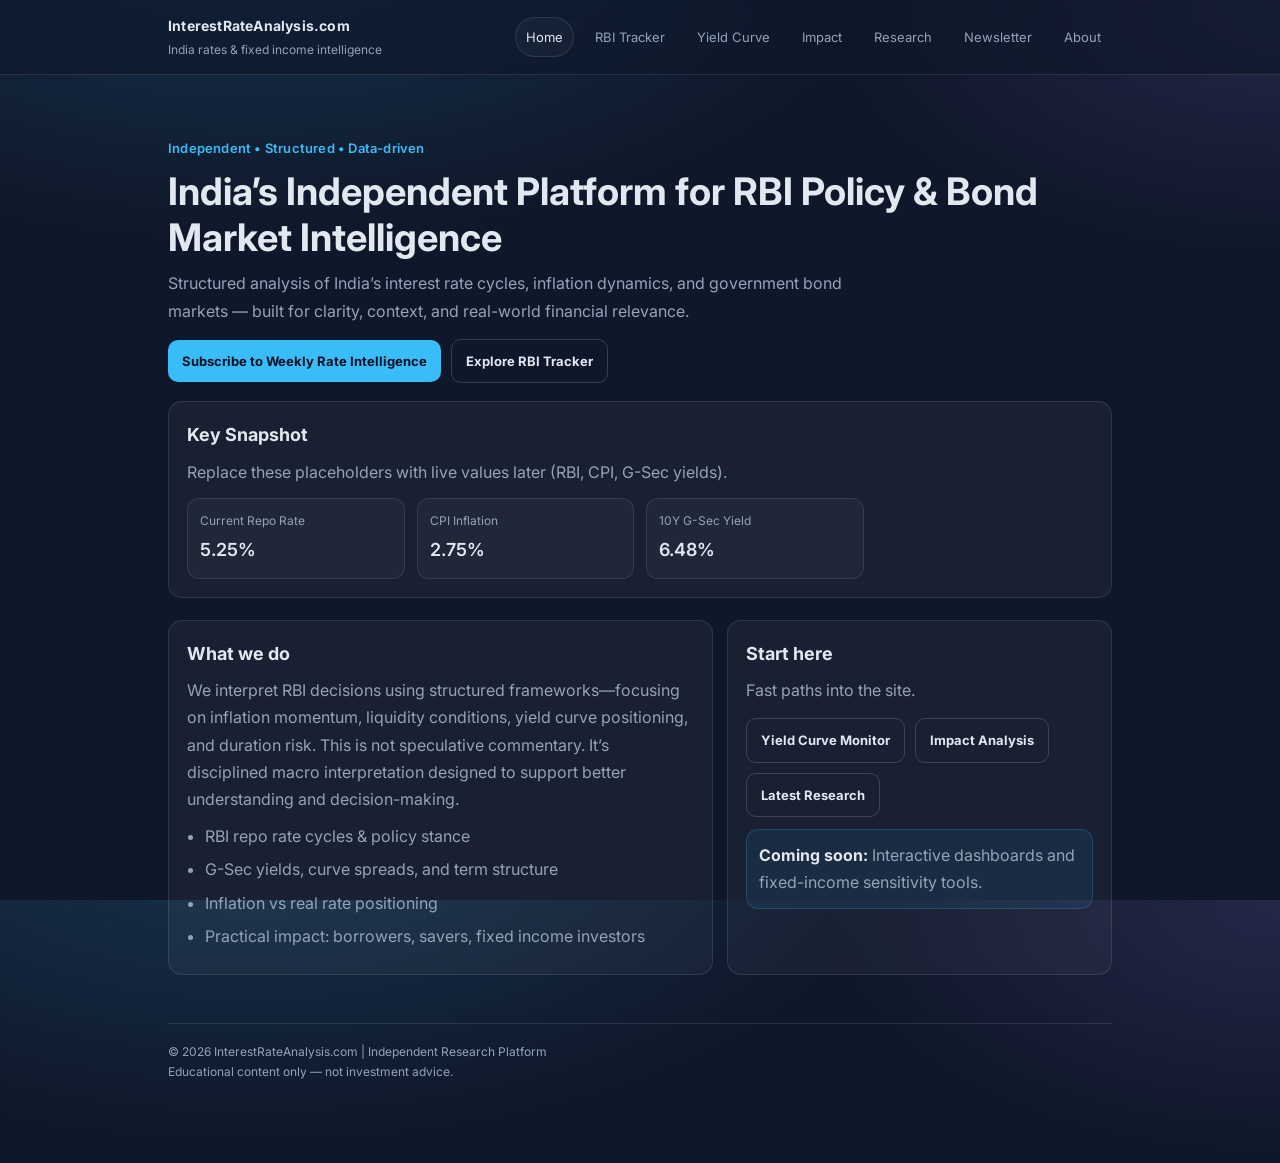
<file: index.html>
<!doctype html>
<html lang="en">
<head>
  <meta charset="utf-8"/>
  <meta name="viewport" content="width=device-width,initial-scale=1"/>
  <title>InterestRateAnalysis.com — India Rates & Bond Market Intelligence</title>
  <meta name="description" content="Data-driven analysis of India’s interest rate cycles, RBI policy, inflation dynamics, and government bond markets."/>
  <link rel="preconnect" href="https://fonts.googleapis.com">
  <link rel="preconnect" href="https://fonts.gstatic.com" crossorigin>
  <link href="https://fonts.googleapis.com/css2?family=Inter:wght@300;400;600;700&display=swap" rel="stylesheet">
  <link rel="stylesheet" href="styles.css"/>
</head>
<body>
  <header class="header">
    <div class="navwrap">
      <div class="brand">
        <strong>InterestRateAnalysis.com</strong>
        <span>India rates & fixed income intelligence</span>
      </div>
      <nav>
        <a class="active" href="index.html">Home</a>
        <a href="rbi-tracker.html">RBI Tracker</a>
        <a href="yield-curve.html">Yield Curve</a>
        <a href="impact.html">Impact</a>
        <a href="research.html">Research</a>
        <a href="newsletter.html">Newsletter</a>
        <a href="about.html">About</a>
      </nav>
    </div>
  </header>

  <main class="container">
    <section class="hero">
      <div class="kicker">Independent • Structured • Data-driven</div>
      <h1>India’s Independent Platform for RBI Policy & Bond Market Intelligence</h1>
      <p class="sub">
        Structured analysis of India’s interest rate cycles, inflation dynamics, and government bond markets —
        built for clarity, context, and real-world financial relevance.
      </p>
      <div class="cta">
        <a class="button" href="newsletter.html">Subscribe to Weekly Rate Intelligence</a>
        <a class="button secondary" href="rbi-tracker.html">Explore RBI Tracker</a>
      </div>
    </section>

    <section class="card">
      <h2>Key Snapshot</h2>
      <p>Replace these placeholders with live values later (RBI, CPI, G-Sec yields).</p>
      <div class="metrics">
        <div class="metric">
          <div class="label">Current Repo Rate</div>
          <div class="value">5.25%</div>
        </div>
        <div class="metric">
          <div class="label">CPI Inflation</div>
          <div class="value">2.75%</div>
        </div>
        <div class="metric">
          <div class="label">10Y G-Sec Yield</div>
          <div class="value">6.48%</div>
        </div>
        
      </div>
    </section>

    <section class="grid">
      <div class="card span-7">
        <h2>What we do</h2>
        <p>
          We interpret RBI decisions using structured frameworks—focusing on inflation momentum,
          liquidity conditions, yield curve positioning, and duration risk. This is not speculative commentary.
          It’s disciplined macro interpretation designed to support better understanding and decision-making.
        </p>
        <ul class="list">
          <li>RBI repo rate cycles & policy stance</li>
          <li>G-Sec yields, curve spreads, and term structure</li>
          <li>Inflation vs real rate positioning</li>
          <li>Practical impact: borrowers, savers, fixed income investors</li>
        </ul>
      </div>

      <div class="card span-5">
        <h2>Start here</h2>
        <p>Fast paths into the site.</p>
        <div class="cta">
          <a class="button secondary" href="yield-curve.html">Yield Curve Monitor</a>
          <a class="button secondary" href="impact.html">Impact Analysis</a>
          <a class="button secondary" href="research.html">Latest Research</a>
        </div>
        <div style="height:12px"></div>
        <div class="notice">
          <strong>Coming soon:</strong> Interactive dashboards and fixed-income sensitivity tools.
        </div>
      </div>
    </section>

    <footer class="footer">
      <div>© 2026 InterestRateAnalysis.com | Independent Research Platform</div>
      <div class="small">Educational content only — not investment advice.</div>
    </footer>
  </main>
</body>
</html>
</file>
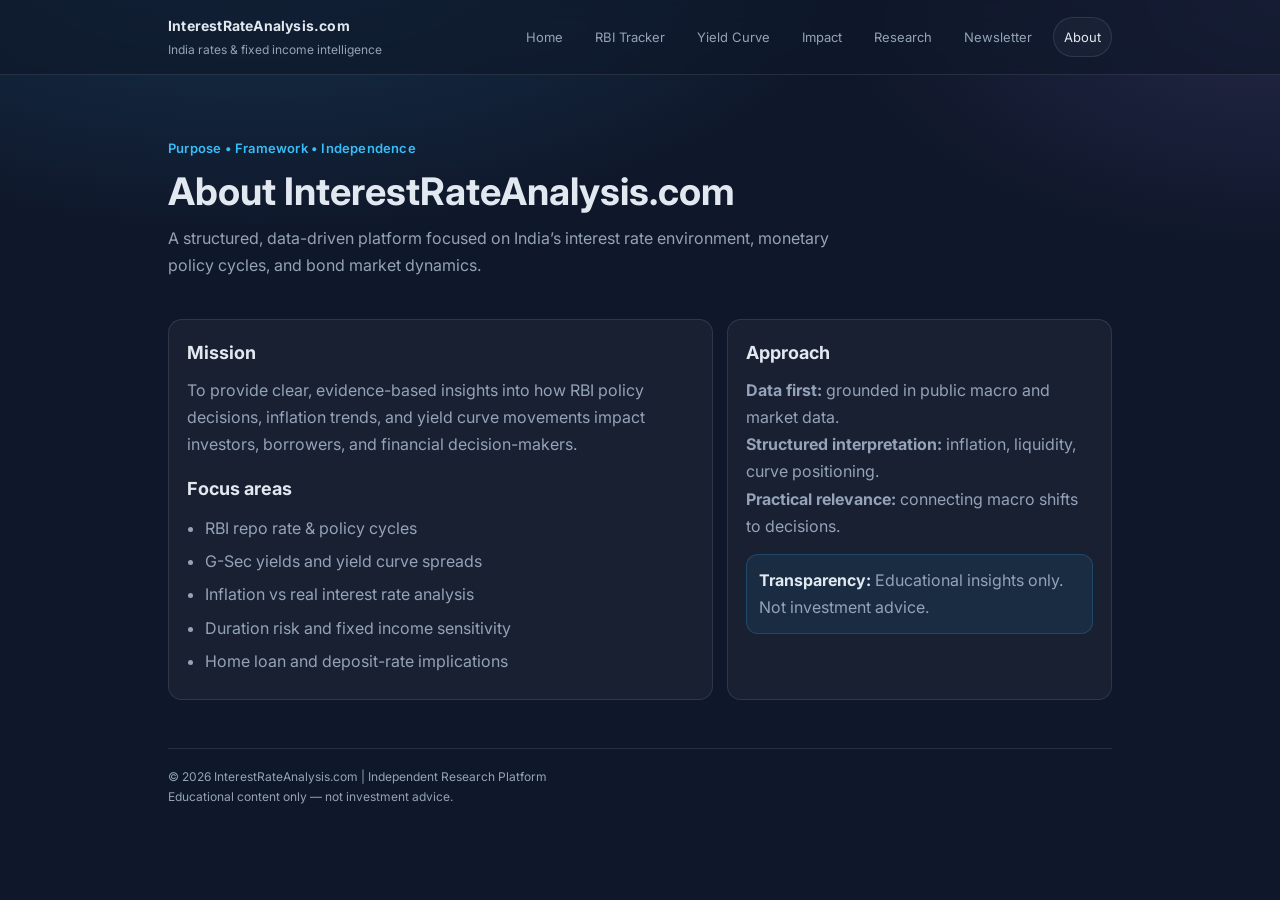
<file: about.html>
<!doctype html>
<html lang="en">
<head>
  <meta charset="utf-8"/>
  <meta name="viewport" content="width=device-width,initial-scale=1"/>
  <title>About — InterestRateAnalysis.com</title>
  <meta name="description" content="About InterestRateAnalysis.com — purpose, focus areas, approach, and transparency."/>
  <link rel="preconnect" href="https://fonts.googleapis.com">
  <link rel="preconnect" href="https://fonts.gstatic.com" crossorigin>
  <link href="https://fonts.googleapis.com/css2?family=Inter:wght@300;400;600;700&display=swap" rel="stylesheet">
  <link rel="stylesheet" href="styles.css"/>
</head>
<body>
  <header class="header">
    <div class="navwrap">
      <div class="brand">
        <strong>InterestRateAnalysis.com</strong>
        <span>India rates & fixed income intelligence</span>
      </div>
      <nav>
        <a href="index.html">Home</a>
        <a href="rbi-tracker.html">RBI Tracker</a>
        <a href="yield-curve.html">Yield Curve</a>
        <a href="impact.html">Impact</a>
        <a href="research.html">Research</a>
        <a href="newsletter.html">Newsletter</a>
        <a class="active" href="about.html">About</a>
      </nav>
    </div>
  </header>

  <main class="container">
    <section class="hero">
      <div class="kicker">Purpose • Framework • Independence</div>
      <h1>About InterestRateAnalysis.com</h1>
      <p class="sub">
        A structured, data-driven platform focused on India’s interest rate environment, monetary policy cycles,
        and bond market dynamics.
      </p>
    </section>

    <section class="grid">
      <div class="card span-7">
        <h2>Mission</h2>
        <p>
          To provide clear, evidence-based insights into how RBI policy decisions, inflation trends,
          and yield curve movements impact investors, borrowers, and financial decision-makers.
        </p>

        <h2 style="margin-top:16px;">Focus areas</h2>
        <ul class="list">
          <li>RBI repo rate & policy cycles</li>
          <li>G-Sec yields and yield curve spreads</li>
          <li>Inflation vs real interest rate analysis</li>
          <li>Duration risk and fixed income sensitivity</li>
          <li>Home loan and deposit-rate implications</li>
        </ul>
      </div>

      <div class="card span-5">
        <h2>Approach</h2>
        <p>
          <strong>Data first:</strong> grounded in public macro and market data.<br>
          <strong>Structured interpretation:</strong> inflation, liquidity, curve positioning.<br>
          <strong>Practical relevance:</strong> connecting macro shifts to decisions.
        </p>

        <div class="notice" style="margin-top:14px;">
          <strong>Transparency:</strong> Educational insights only. Not investment advice.
        </div>
      </div>
    </section>

    <footer class="footer">
      <div>© 2026 InterestRateAnalysis.com | Independent Research Platform</div>
      <div class="small">Educational content only — not investment advice.</div>
    </footer>
  </main>
</body>
</html>
</file>
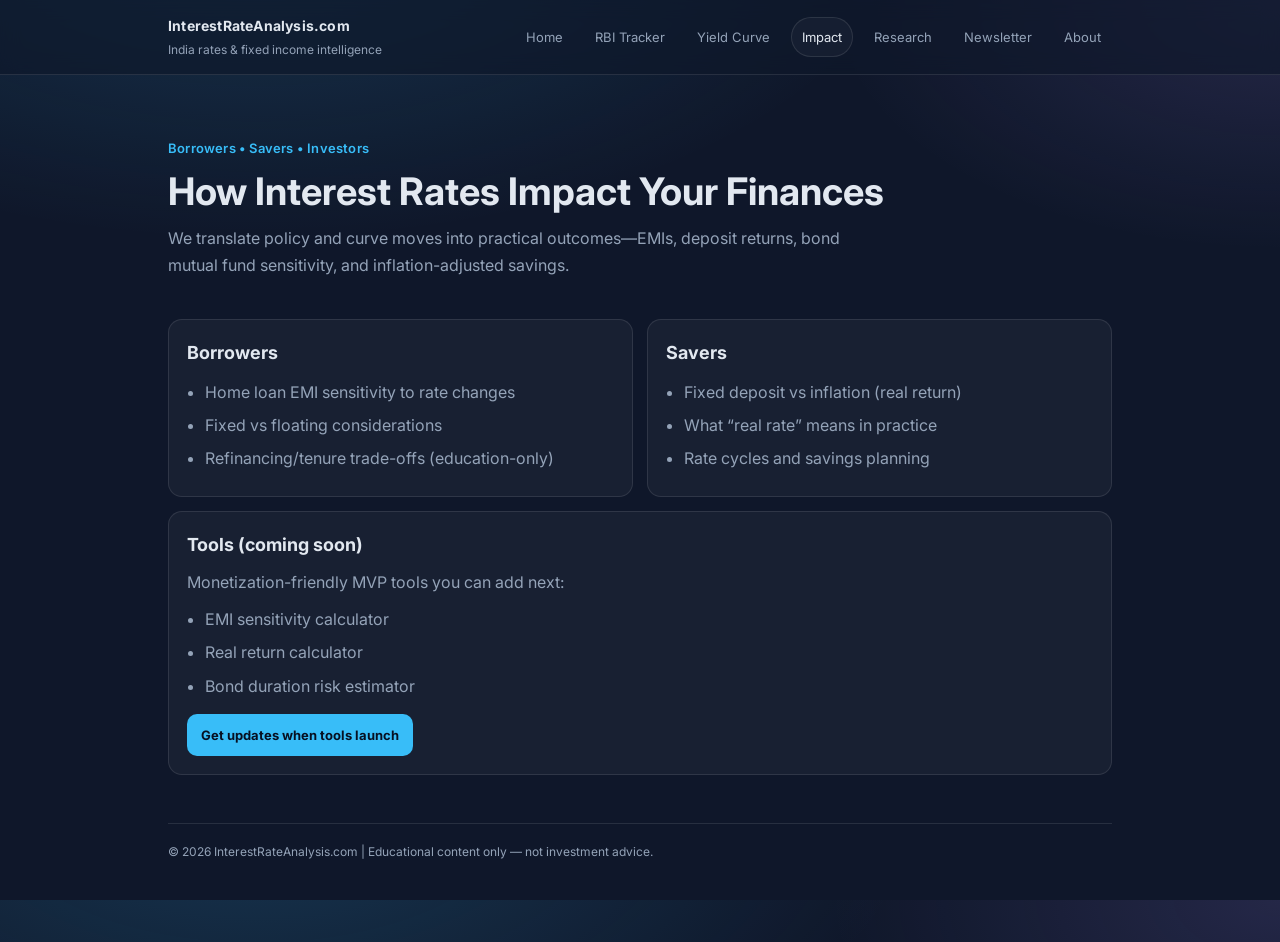
<file: impact.html>
<!doctype html>
<html lang="en">
<head>
  <meta charset="utf-8"/>
  <meta name="viewport" content="width=device-width,initial-scale=1"/>
  <title>Impact Analysis — InterestRateAnalysis.com</title>
  <meta name="description" content="Translate macro rate changes into practical impact: EMIs, fixed deposits, real returns, and bond fund sensitivity."/>
  <link rel="preconnect" href="https://fonts.googleapis.com">
  <link rel="preconnect" href="https://fonts.gstatic.com" crossorigin>
  <link href="https://fonts.googleapis.com/css2?family=Inter:wght@300;400;600;700&display=swap" rel="stylesheet">
  <link rel="stylesheet" href="styles.css"/>
</head>
<body>
  <header class="header">
    <div class="navwrap">
      <div class="brand">
        <strong>InterestRateAnalysis.com</strong>
        <span>India rates & fixed income intelligence</span>
      </div>
      <nav>
        <a href="index.html">Home</a>
        <a href="rbi-tracker.html">RBI Tracker</a>
        <a href="yield-curve.html">Yield Curve</a>
        <a class="active" href="impact.html">Impact</a>
        <a href="research.html">Research</a>
        <a href="newsletter.html">Newsletter</a>
        <a href="about.html">About</a>
      </nav>
    </div>
  </header>

  <main class="container">
    <section class="hero">
      <div class="kicker">Borrowers • Savers • Investors</div>
      <h1>How Interest Rates Impact Your Finances</h1>
      <p class="sub">
        We translate policy and curve moves into practical outcomes—EMIs, deposit returns,
        bond mutual fund sensitivity, and inflation-adjusted savings.
      </p>
    </section>

    <section class="grid">
      <div class="card span-6">
        <h2>Borrowers</h2>
        <ul class="list">
          <li>Home loan EMI sensitivity to rate changes</li>
          <li>Fixed vs floating considerations</li>
          <li>Refinancing/tenure trade-offs (education-only)</li>
        </ul>
      </div>

      <div class="card span-6">
        <h2>Savers</h2>
        <ul class="list">
          <li>Fixed deposit vs inflation (real return)</li>
          <li>What “real rate” means in practice</li>
          <li>Rate cycles and savings planning</li>
        </ul>
      </div>

      <div class="card">
        <h2>Tools (coming soon)</h2>
        <p>Monetization-friendly MVP tools you can add next:</p>
        <ul class="list">
          <li>EMI sensitivity calculator</li>
          <li>Real return calculator</li>
          <li>Bond duration risk estimator</li>
        </ul>
        <div class="cta">
          <a class="button" href="newsletter.html">Get updates when tools launch</a>
        </div>
      </div>
    </section>

    <footer class="footer">
      <div>© 2026 InterestRateAnalysis.com | Educational content only — not investment advice.</div>
    </footer>
  </main>
</body>
</html>
</file>
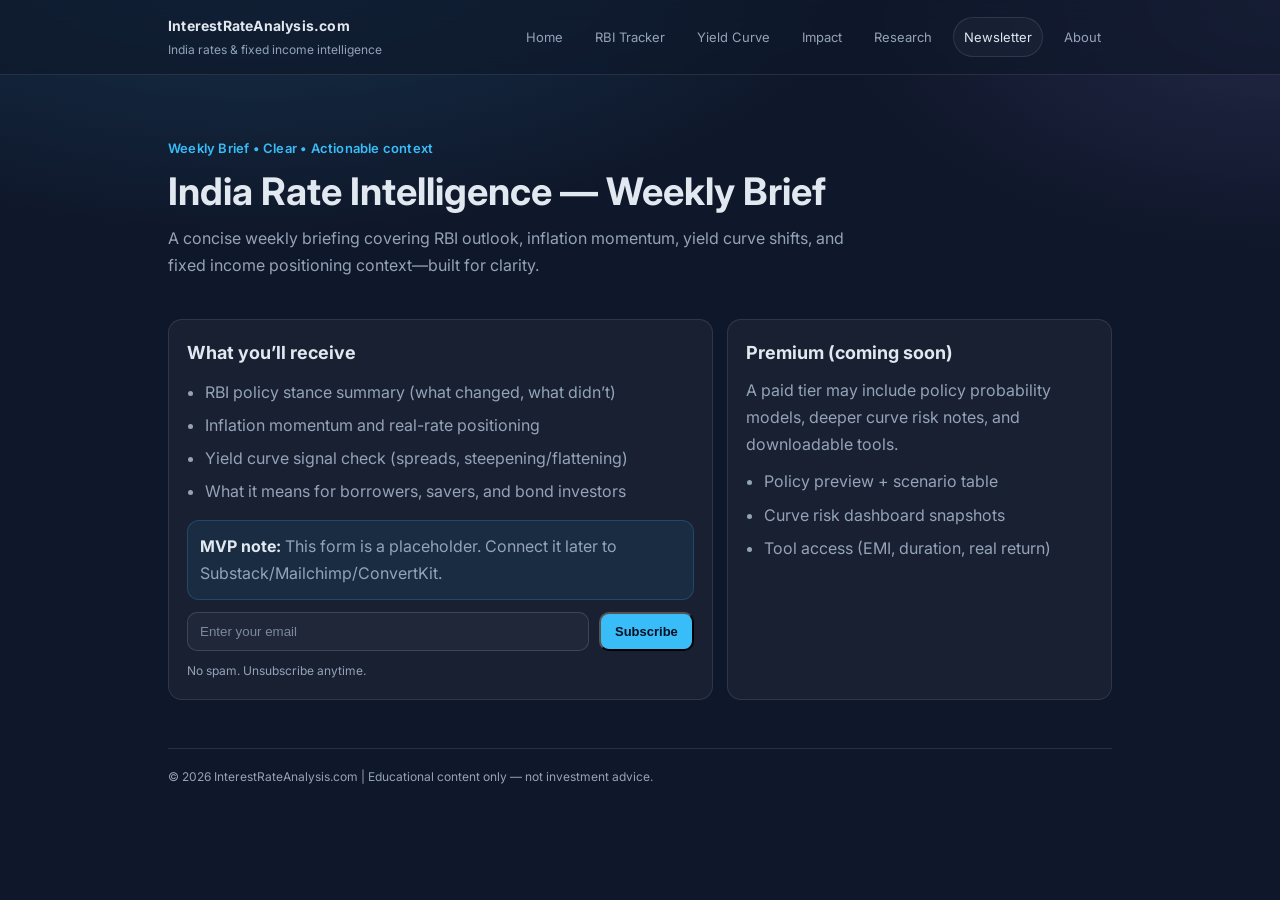
<file: newsletter.html>
<!doctype html>
<html lang="en">
<head>
  <meta charset="utf-8"/>
  <meta name="viewport" content="width=device-width,initial-scale=1"/>
  <title>Newsletter — InterestRateAnalysis.com</title>
  <meta name="description" content="Subscribe to India Rate Intelligence — a weekly briefing on RBI outlook, inflation momentum, yield curve shifts, and fixed income insights."/>
  <link rel="preconnect" href="https://fonts.googleapis.com">
  <link rel="preconnect" href="https://fonts.gstatic.com" crossorigin>
  <link href="https://fonts.googleapis.com/css2?family=Inter:wght@300;400;600;700&display=swap" rel="stylesheet">
  <link rel="stylesheet" href="styles.css"/>
</head>
<body>
  <header class="header">
    <div class="navwrap">
      <div class="brand">
        <strong>InterestRateAnalysis.com</strong>
        <span>India rates & fixed income intelligence</span>
      </div>
      <nav>
        <a href="index.html">Home</a>
        <a href="rbi-tracker.html">RBI Tracker</a>
        <a href="yield-curve.html">Yield Curve</a>
        <a href="impact.html">Impact</a>
        <a href="research.html">Research</a>
        <a class="active" href="newsletter.html">Newsletter</a>
        <a href="about.html">About</a>
      </nav>
    </div>
  </header>

  <main class="container">
    <section class="hero">
      <div class="kicker">Weekly Brief • Clear • Actionable context</div>
      <h1>India Rate Intelligence — Weekly Brief</h1>
      <p class="sub">
        A concise weekly briefing covering RBI outlook, inflation momentum, yield curve shifts,
        and fixed income positioning context—built for clarity.
      </p>
    </section>

    <section class="grid">
      <div class="card span-7">
        <h2>What you’ll receive</h2>
        <ul class="list">
          <li>RBI policy stance summary (what changed, what didn’t)</li>
          <li>Inflation momentum and real-rate positioning</li>
          <li>Yield curve signal check (spreads, steepening/flattening)</li>
          <li>What it means for borrowers, savers, and bond investors</li>
        </ul>

        <div class="notice" style="margin-top:14px;">
          <strong>MVP note:</strong> This form is a placeholder. Connect it later to Substack/Mailchimp/ConvertKit.
        </div>

        <form class="form" action="#" method="post">
          <input class="input" type="email" name="email" placeholder="Enter your email" required>
          <button class="button" type="submit">Subscribe</button>
        </form>
        <div class="small" style="margin-top:10px;">No spam. Unsubscribe anytime.</div>
      </div>

      <div class="card span-5">
        <h2>Premium (coming soon)</h2>
        <p>
          A paid tier may include policy probability models, deeper curve risk notes,
          and downloadable tools.
        </p>
        <ul class="list">
          <li>Policy preview + scenario table</li>
          <li>Curve risk dashboard snapshots</li>
          <li>Tool access (EMI, duration, real return)</li>
        </ul>
      </div>
    </section>

    <footer class="footer">
      <div>© 2026 InterestRateAnalysis.com | Educational content only — not investment advice.</div>
    </footer>
  </main>
</body>
</html>
</file>
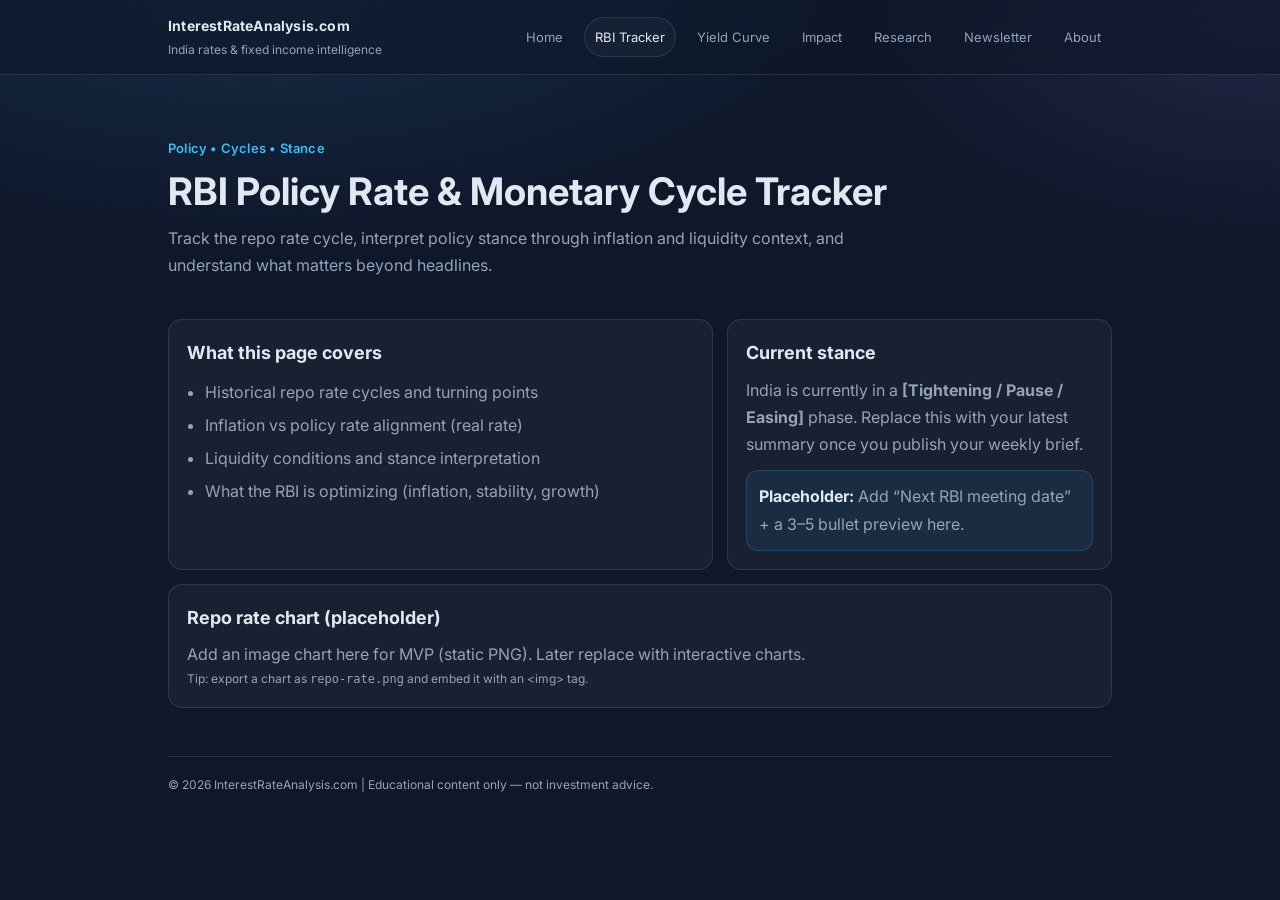
<file: rbi-tracker.html>
<!doctype html>
<html lang="en">
<head>
  <meta charset="utf-8"/>
  <meta name="viewport" content="width=device-width,initial-scale=1"/>
  <title>RBI Policy Tracker — InterestRateAnalysis.com</title>
  <meta name="description" content="Track RBI repo rate cycles, policy stance, inflation alignment, and rate cycle interpretation."/>
  <link rel="preconnect" href="https://fonts.googleapis.com">
  <link rel="preconnect" href="https://fonts.gstatic.com" crossorigin>
  <link href="https://fonts.googleapis.com/css2?family=Inter:wght@300;400;600;700&display=swap" rel="stylesheet">
  <link rel="stylesheet" href="styles.css"/>
</head>
<body>
  <header class="header">
    <div class="navwrap">
      <div class="brand">
        <strong>InterestRateAnalysis.com</strong>
        <span>India rates & fixed income intelligence</span>
      </div>
      <nav>
        <a href="index.html">Home</a>
        <a class="active" href="rbi-tracker.html">RBI Tracker</a>
        <a href="yield-curve.html">Yield Curve</a>
        <a href="impact.html">Impact</a>
        <a href="research.html">Research</a>
        <a href="newsletter.html">Newsletter</a>
        <a href="about.html">About</a>
      </nav>
    </div>
  </header>

  <main class="container">
    <section class="hero">
      <div class="kicker">Policy • Cycles • Stance</div>
      <h1>RBI Policy Rate & Monetary Cycle Tracker</h1>
      <p class="sub">
        Track the repo rate cycle, interpret policy stance through inflation and liquidity context,
        and understand what matters beyond headlines.
      </p>
    </section>

    <section class="grid">
      <div class="card span-7">
        <h2>What this page covers</h2>
        <ul class="list">
          <li>Historical repo rate cycles and turning points</li>
          <li>Inflation vs policy rate alignment (real rate)</li>
          <li>Liquidity conditions and stance interpretation</li>
          <li>What the RBI is optimizing (inflation, stability, growth)</li>
        </ul>
      </div>

      <div class="card span-5">
        <h2>Current stance</h2>
        <p>
          India is currently in a <strong>[Tightening / Pause / Easing]</strong> phase.
          Replace this with your latest summary once you publish your weekly brief.
        </p>
        <div class="notice" style="margin-top:12px;">
          <strong>Placeholder:</strong> Add “Next RBI meeting date” + a 3–5 bullet preview here.
        </div>
      </div>

      <div class="card">
        <h2>Repo rate chart (placeholder)</h2>
        <p>
          Add an image chart here for MVP (static PNG). Later replace with interactive charts.
        </p>
        <p class="small">Tip: export a chart as <code>repo-rate.png</code> and embed it with an &lt;img&gt; tag.</p>
      </div>
    </section>

    <footer class="footer">
      <div>© 2026 InterestRateAnalysis.com | Educational content only — not investment advice.</div>
    </footer>
  </main>
</body>
</html>
</file>
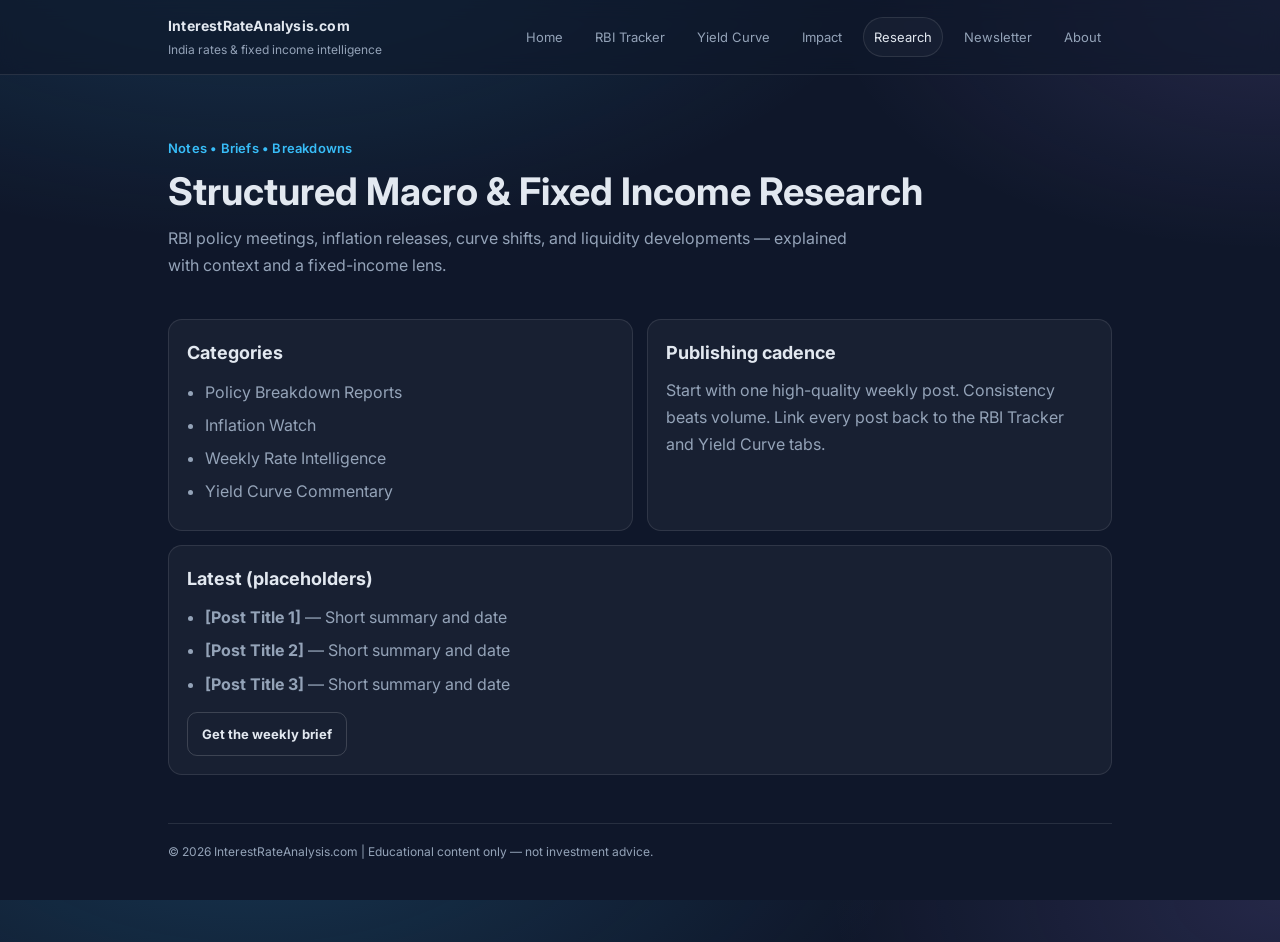
<file: research.html>
<!doctype html>
<html lang="en">
<head>
  <meta charset="utf-8"/>
  <meta name="viewport" content="width=device-width,initial-scale=1"/>
  <title>Research & Articles — InterestRateAnalysis.com</title>
  <meta name="description" content="Structured RBI policy breakdowns, inflation watch, yield curve commentary, and weekly rate intelligence."/>
  <link rel="preconnect" href="https://fonts.googleapis.com">
  <link rel="preconnect" href="https://fonts.gstatic.com" crossorigin>
  <link href="https://fonts.googleapis.com/css2?family=Inter:wght@300;400;600;700&display=swap" rel="stylesheet">
  <link rel="stylesheet" href="styles.css"/>
</head>
<body>
  <header class="header">
    <div class="navwrap">
      <div class="brand">
        <strong>InterestRateAnalysis.com</strong>
        <span>India rates & fixed income intelligence</span>
      </div>
      <nav>
        <a href="index.html">Home</a>
        <a href="rbi-tracker.html">RBI Tracker</a>
        <a href="yield-curve.html">Yield Curve</a>
        <a href="impact.html">Impact</a>
        <a class="active" href="research.html">Research</a>
        <a href="newsletter.html">Newsletter</a>
        <a href="about.html">About</a>
      </nav>
    </div>
  </header>

  <main class="container">
    <section class="hero">
      <div class="kicker">Notes • Briefs • Breakdowns</div>
      <h1>Structured Macro & Fixed Income Research</h1>
      <p class="sub">
        RBI policy meetings, inflation releases, curve shifts, and liquidity developments —
        explained with context and a fixed-income lens.
      </p>
    </section>

    <section class="grid">
      <div class="card span-6">
        <h2>Categories</h2>
        <ul class="list">
          <li>Policy Breakdown Reports</li>
          <li>Inflation Watch</li>
          <li>Weekly Rate Intelligence</li>
          <li>Yield Curve Commentary</li>
        </ul>
      </div>

      <div class="card span-6">
        <h2>Publishing cadence</h2>
        <p>
          Start with one high-quality weekly post. Consistency beats volume.
          Link every post back to the RBI Tracker and Yield Curve tabs.
        </p>
      </div>

      <div class="card">
        <h2>Latest (placeholders)</h2>
        <ul class="list">
          <li><strong>[Post Title 1]</strong> — Short summary and date</li>
          <li><strong>[Post Title 2]</strong> — Short summary and date</li>
          <li><strong>[Post Title 3]</strong> — Short summary and date</li>
        </ul>
        <div class="cta">
          <a class="button secondary" href="newsletter.html">Get the weekly brief</a>
        </div>
      </div>
    </section>

    <footer class="footer">
      <div>© 2026 InterestRateAnalysis.com | Educational content only — not investment advice.</div>
    </footer>
  </main>
</body>
</html>
</file>
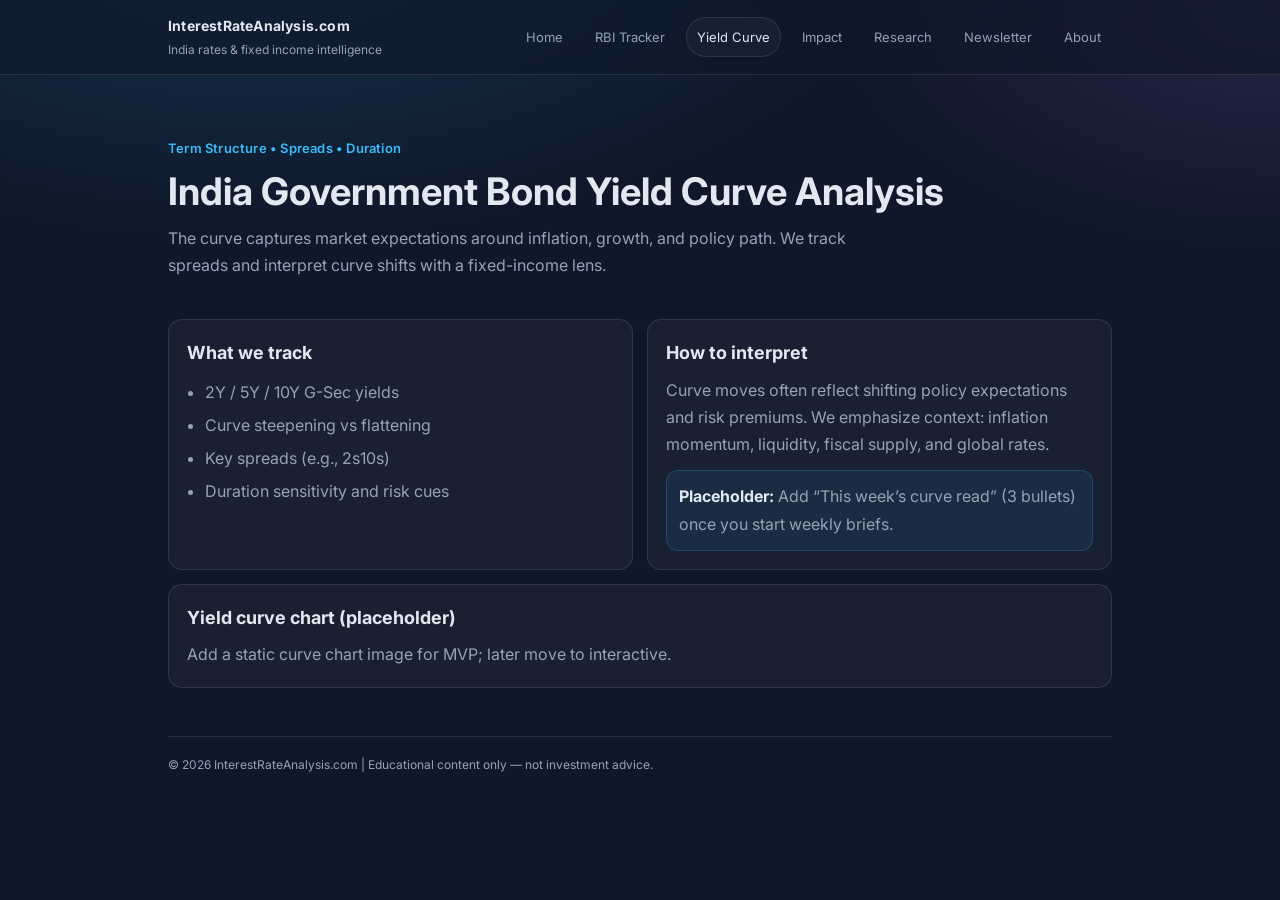
<file: yield-curve.html>
<!doctype html>
<html lang="en">
<head>
  <meta charset="utf-8"/>
  <meta name="viewport" content="width=device-width,initial-scale=1"/>
  <title>Yield Curve Monitor — InterestRateAnalysis.com</title>
  <meta name="description" content="India G-Sec yield curve, spreads, steepening/flattening analysis, and duration implications."/>
  <link rel="preconnect" href="https://fonts.googleapis.com">
  <link rel="preconnect" href="https://fonts.gstatic.com" crossorigin>
  <link href="https://fonts.googleapis.com/css2?family=Inter:wght@300;400;600;700&display=swap" rel="stylesheet">
  <link rel="stylesheet" href="styles.css"/>
</head>
<body>
  <header class="header">
    <div class="navwrap">
      <div class="brand">
        <strong>InterestRateAnalysis.com</strong>
        <span>India rates & fixed income intelligence</span>
      </div>
      <nav>
        <a href="index.html">Home</a>
        <a href="rbi-tracker.html">RBI Tracker</a>
        <a class="active" href="yield-curve.html">Yield Curve</a>
        <a href="impact.html">Impact</a>
        <a href="research.html">Research</a>
        <a href="newsletter.html">Newsletter</a>
        <a href="about.html">About</a>
      </nav>
    </div>
  </header>

  <main class="container">
    <section class="hero">
      <div class="kicker">Term Structure • Spreads • Duration</div>
      <h1>India Government Bond Yield Curve Analysis</h1>
      <p class="sub">
        The curve captures market expectations around inflation, growth, and policy path.
        We track spreads and interpret curve shifts with a fixed-income lens.
      </p>
    </section>

    <section class="grid">
      <div class="card span-6">
        <h2>What we track</h2>
        <ul class="list">
          <li>2Y / 5Y / 10Y G-Sec yields</li>
          <li>Curve steepening vs flattening</li>
          <li>Key spreads (e.g., 2s10s)</li>
          <li>Duration sensitivity and risk cues</li>
        </ul>
      </div>

      <div class="card span-6">
        <h2>How to interpret</h2>
        <p>
          Curve moves often reflect shifting policy expectations and risk premiums.
          We emphasize context: inflation momentum, liquidity, fiscal supply, and global rates.
        </p>
        <div class="notice" style="margin-top:12px;">
          <strong>Placeholder:</strong> Add “This week’s curve read” (3 bullets) once you start weekly briefs.
        </div>
      </div>

      <div class="card">
        <h2>Yield curve chart (placeholder)</h2>
        <p>Add a static curve chart image for MVP; later move to interactive.</p>
      </div>
    </section>

    <footer class="footer">
      <div>© 2026 InterestRateAnalysis.com | Educational content only — not investment advice.</div>
    </footer>
  </main>
</body>
</html>
</file>
<file: styles.css>
:root{
  --bg: #0f172a;
  --panel: rgba(255,255,255,.04);
  --border: rgba(255,255,255,.10);
  --text: #e2e8f0;
  --muted: #94a3b8;
  --accent: #38bdf8;
  --accent2: #a78bfa;
  --max: 980px;
  --radius: 14px;
}

*{ box-sizing:border-box; }
html,body{ height:100%; }
body{
  margin:0;
  font-family: Inter, system-ui, -apple-system, Segoe UI, Roboto, Arial, sans-serif;
  background: radial-gradient(1200px 600px at 20% -10%, rgba(56,189,248,.18), transparent 55%),
              radial-gradient(900px 500px at 100% 0%, rgba(167,139,250,.14), transparent 50%),
              var(--bg);
  color: var(--text);
  line-height: 1.7;
}

a{ color: inherit; text-decoration: none; }
a:hover{ opacity:.95; }

.container{
  max-width: var(--max);
  margin: 0 auto;
  padding: 28px 18px 80px;
}

.header{
  position: sticky;
  top: 0;
  z-index: 50;
  backdrop-filter: blur(10px);
  background: rgba(15,23,42,.65);
  border-bottom: 1px solid var(--border);
}

.navwrap{
  max-width: var(--max);
  margin: 0 auto;
  padding: 14px 18px;
  display:flex;
  align-items:center;
  justify-content: space-between;
  gap: 14px;
}

.brand{
  display:flex;
  flex-direction:column;
  gap: 2px;
}
.brand strong{
  font-size: 14px;
  letter-spacing:.2px;
}
.brand span{
  font-size: 12px;
  color: var(--muted);
}

nav{
  display:flex;
  flex-wrap: wrap;
  gap: 10px;
  justify-content:flex-end;
}
nav a{
  font-size: 13px;
  padding: 8px 10px;
  border: 1px solid transparent;
  border-radius: 999px;
  color: var(--muted);
}
nav a.active{
  color: var(--text);
  border-color: var(--border);
  background: rgba(255,255,255,.03);
}
nav a:hover{
  color: var(--text);
  border-color: rgba(255,255,255,.14);
}

.hero{
  padding: 34px 0 18px;
}
.kicker{
  color: var(--accent);
  font-weight: 600;
  font-size: 13px;
  letter-spacing: .2px;
}
h1{
  margin: 10px 0 10px;
  font-size: 38px;
  line-height: 1.2;
}
.sub{
  color: var(--muted);
  margin: 0;
  max-width: 70ch;
}

.grid{
  display:grid;
  grid-template-columns: repeat(12, 1fr);
  gap: 14px;
  margin-top: 22px;
}

.card{
  grid-column: span 12;
  background: var(--panel);
  border: 1px solid var(--border);
  border-radius: var(--radius);
  padding: 18px;
}

@media (min-width: 860px){
  .span-7{ grid-column: span 7; }
  .span-5{ grid-column: span 5; }
  .span-6{ grid-column: span 6; }
  .span-4{ grid-column: span 4; }
  .span-8{ grid-column: span 8; }
}

.card h2{
  margin: 0 0 8px;
  font-size: 18px;
}
.card p{
  margin: 0;
  color: var(--muted);
}

.metrics{
  display:grid;
  grid-template-columns: repeat(2, minmax(0,1fr));
  gap: 12px;
  margin-top: 12px;
}
@media (min-width: 860px){
  .metrics{ grid-template-columns: repeat(4, minmax(0,1fr)); }
}
.metric{
  background: rgba(255,255,255,.03);
  border: 1px solid rgba(255,255,255,.10);
  border-radius: 12px;
  padding: 12px;
}
.metric .label{
  font-size: 12px;
  color: var(--muted);
}
.metric .value{
  margin-top: 4px;
  font-size: 18px;
  font-weight: 600;
}

.list{
  margin: 10px 0 0;
  padding-left: 18px;
  color: var(--muted);
}
.list li{ margin: 6px 0; }

.cta{
  display:flex;
  flex-wrap: wrap;
  gap: 10px;
  align-items:center;
  margin-top: 14px;
}
.button{
  display:inline-block;
  padding: 10px 14px;
  border-radius: 10px;
  background: var(--accent);
  color: #071022;
  font-weight: 700;
  font-size: 13px;
}
.button.secondary{
  background: transparent;
  color: var(--text);
  border: 1px solid rgba(255,255,255,.16);
}

.footer{
  margin-top: 48px;
  color: var(--muted);
  font-size: 12px;
  border-top: 1px solid var(--border);
  padding-top: 18px;
}

.small{
  font-size: 12px;
  color: var(--muted);
}

.notice{
  background: rgba(56,189,248,.08);
  border: 1px solid rgba(56,189,248,.20);
  border-radius: 12px;
  padding: 12px;
  color: var(--muted);
}
.notice strong{ color: var(--text); }

.form{
  display:flex;
  flex-wrap: wrap;
  gap: 10px;
  margin-top: 12px;
}
.input{
  flex: 1 1 260px;
  padding: 10px 12px;
  border-radius: 10px;
  border: 1px solid rgba(255,255,255,.14);
  background: rgba(255,255,255,.03);
  color: var(--text);
  outline: none;
}
.input::placeholder{ color: rgba(148,163,184,.8); }
</file>
